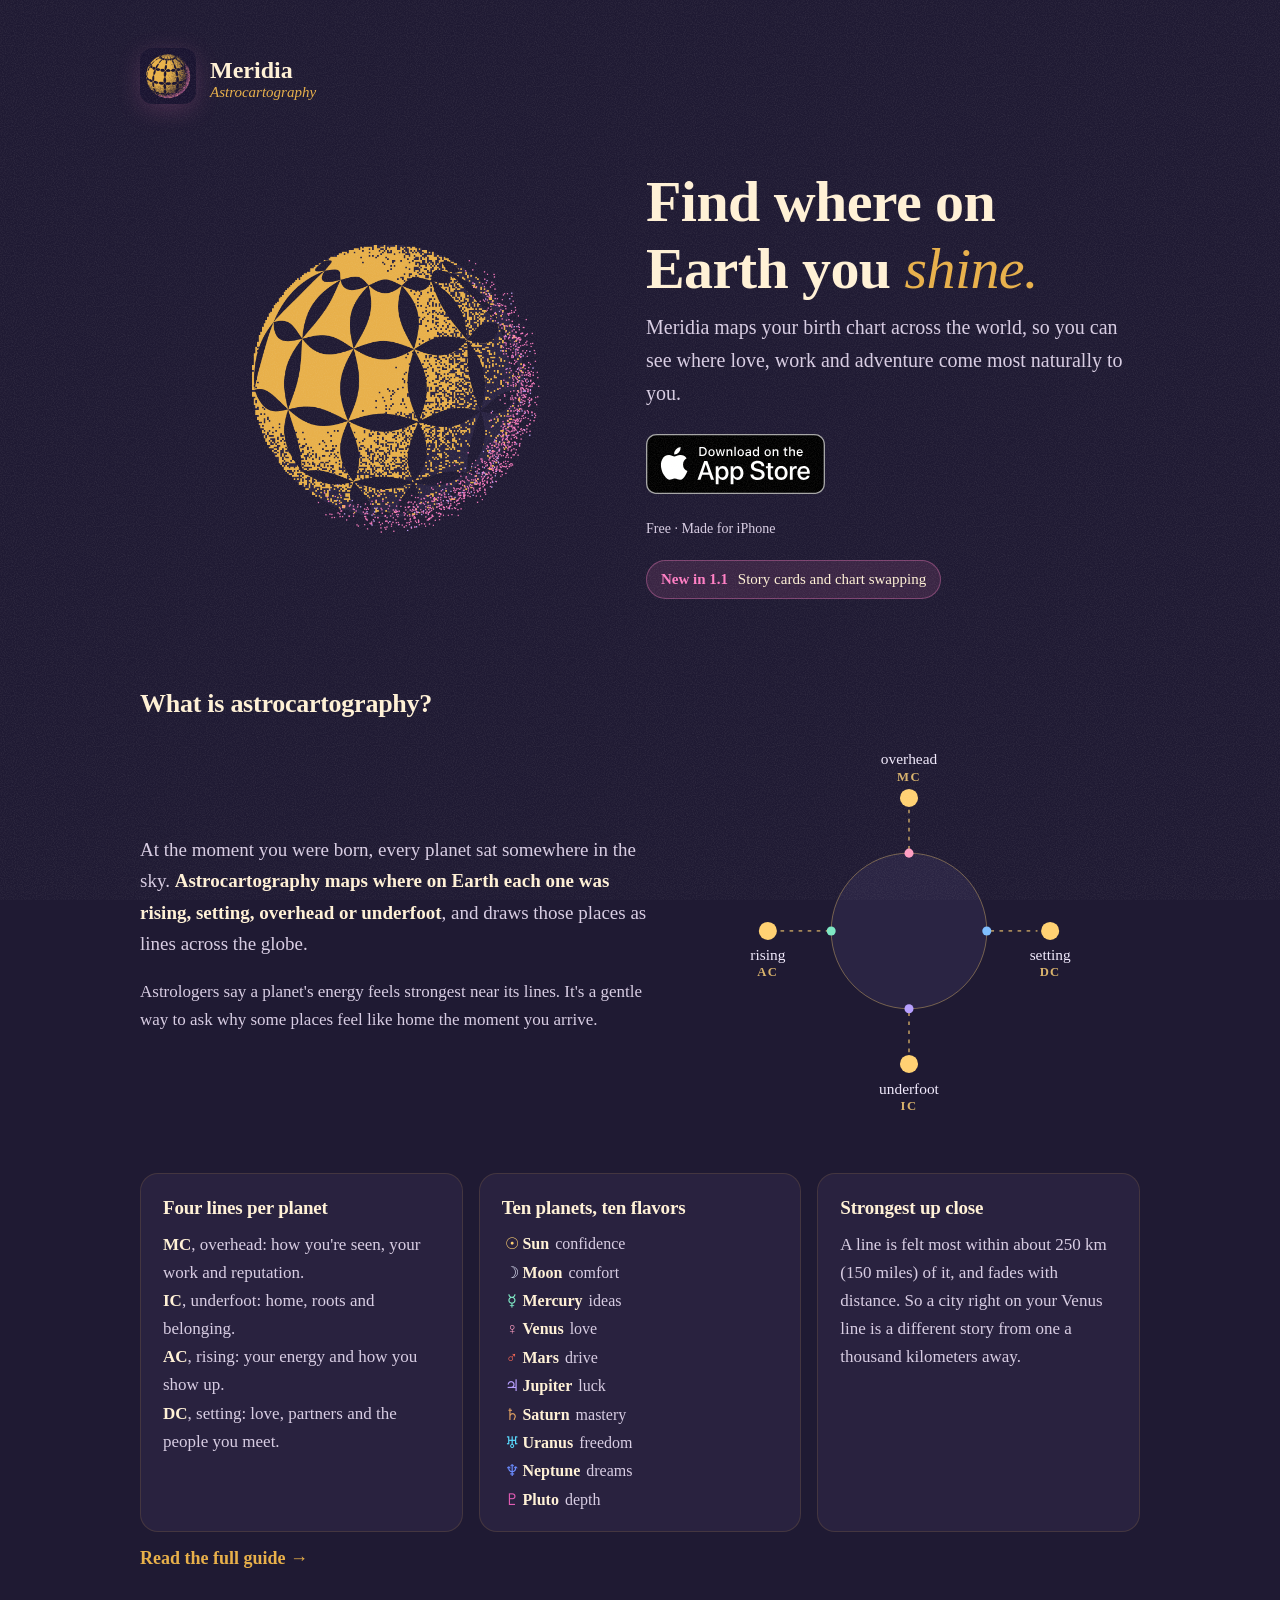
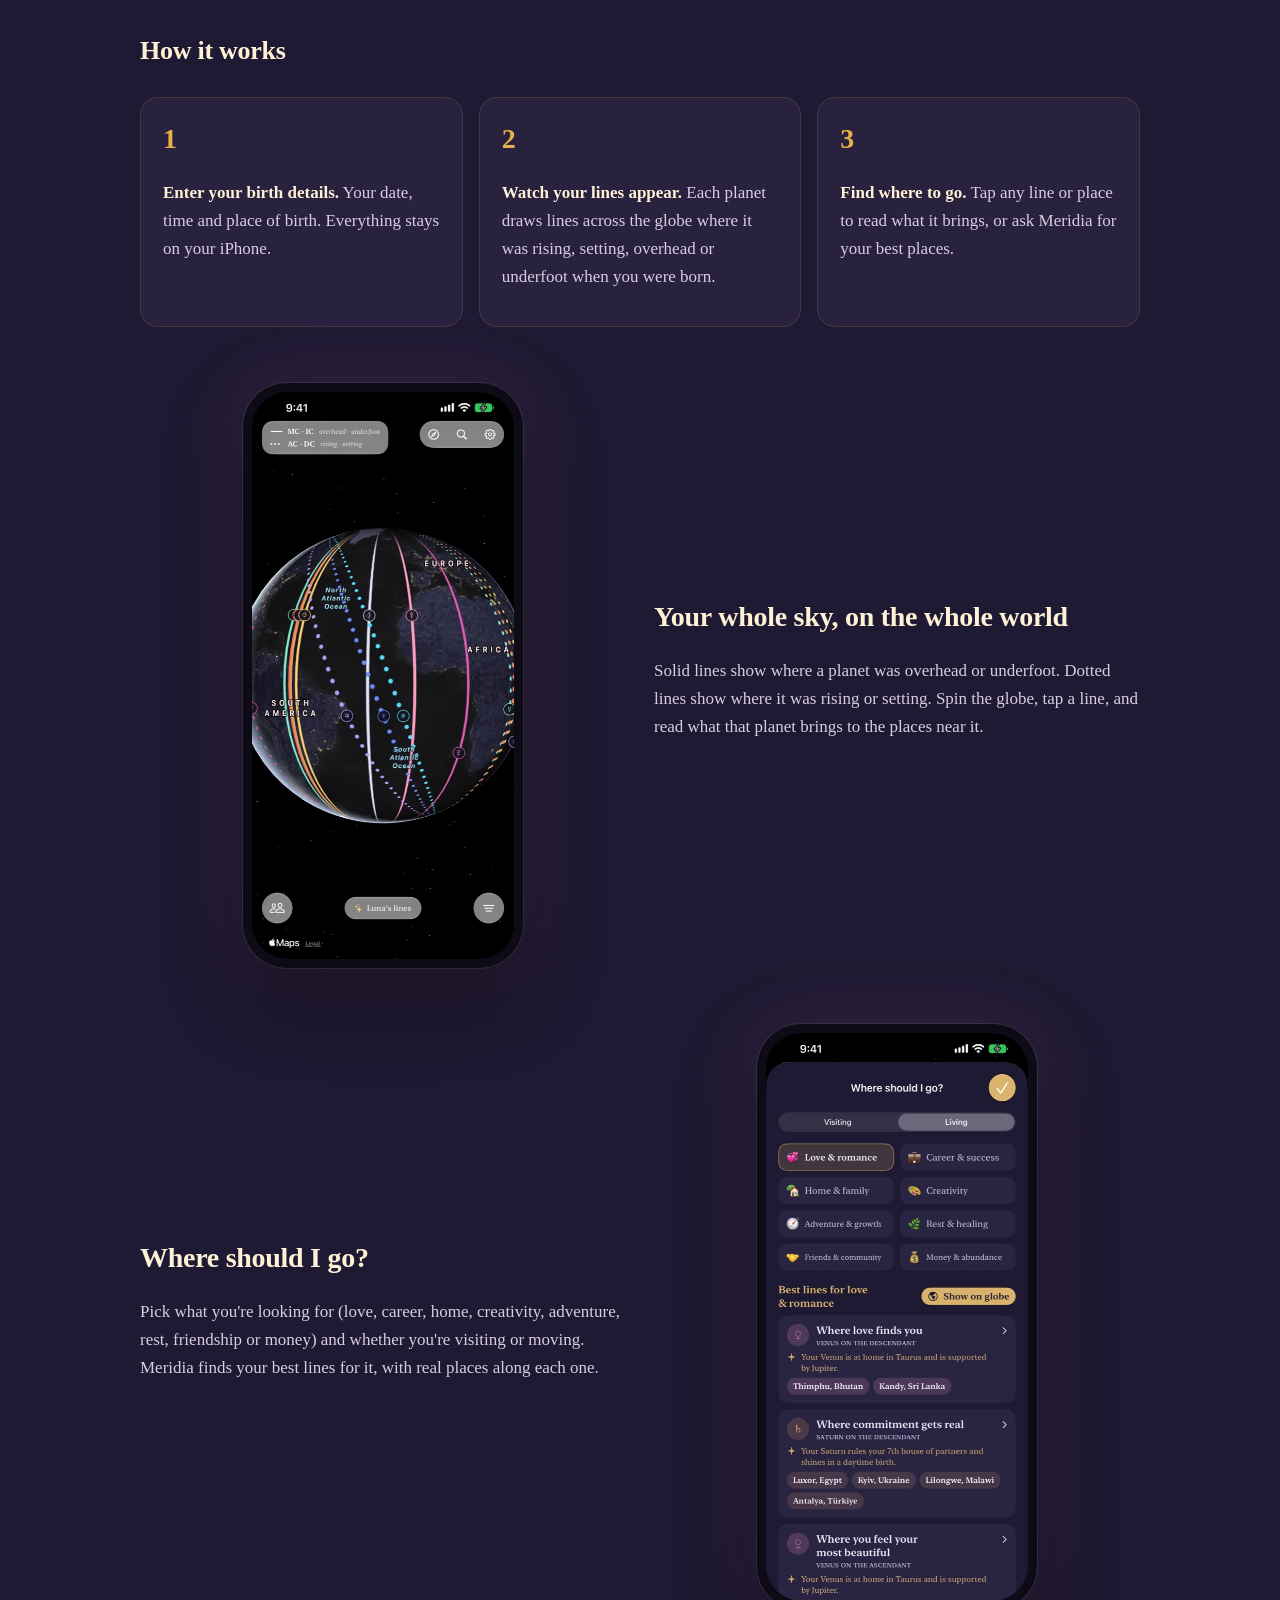
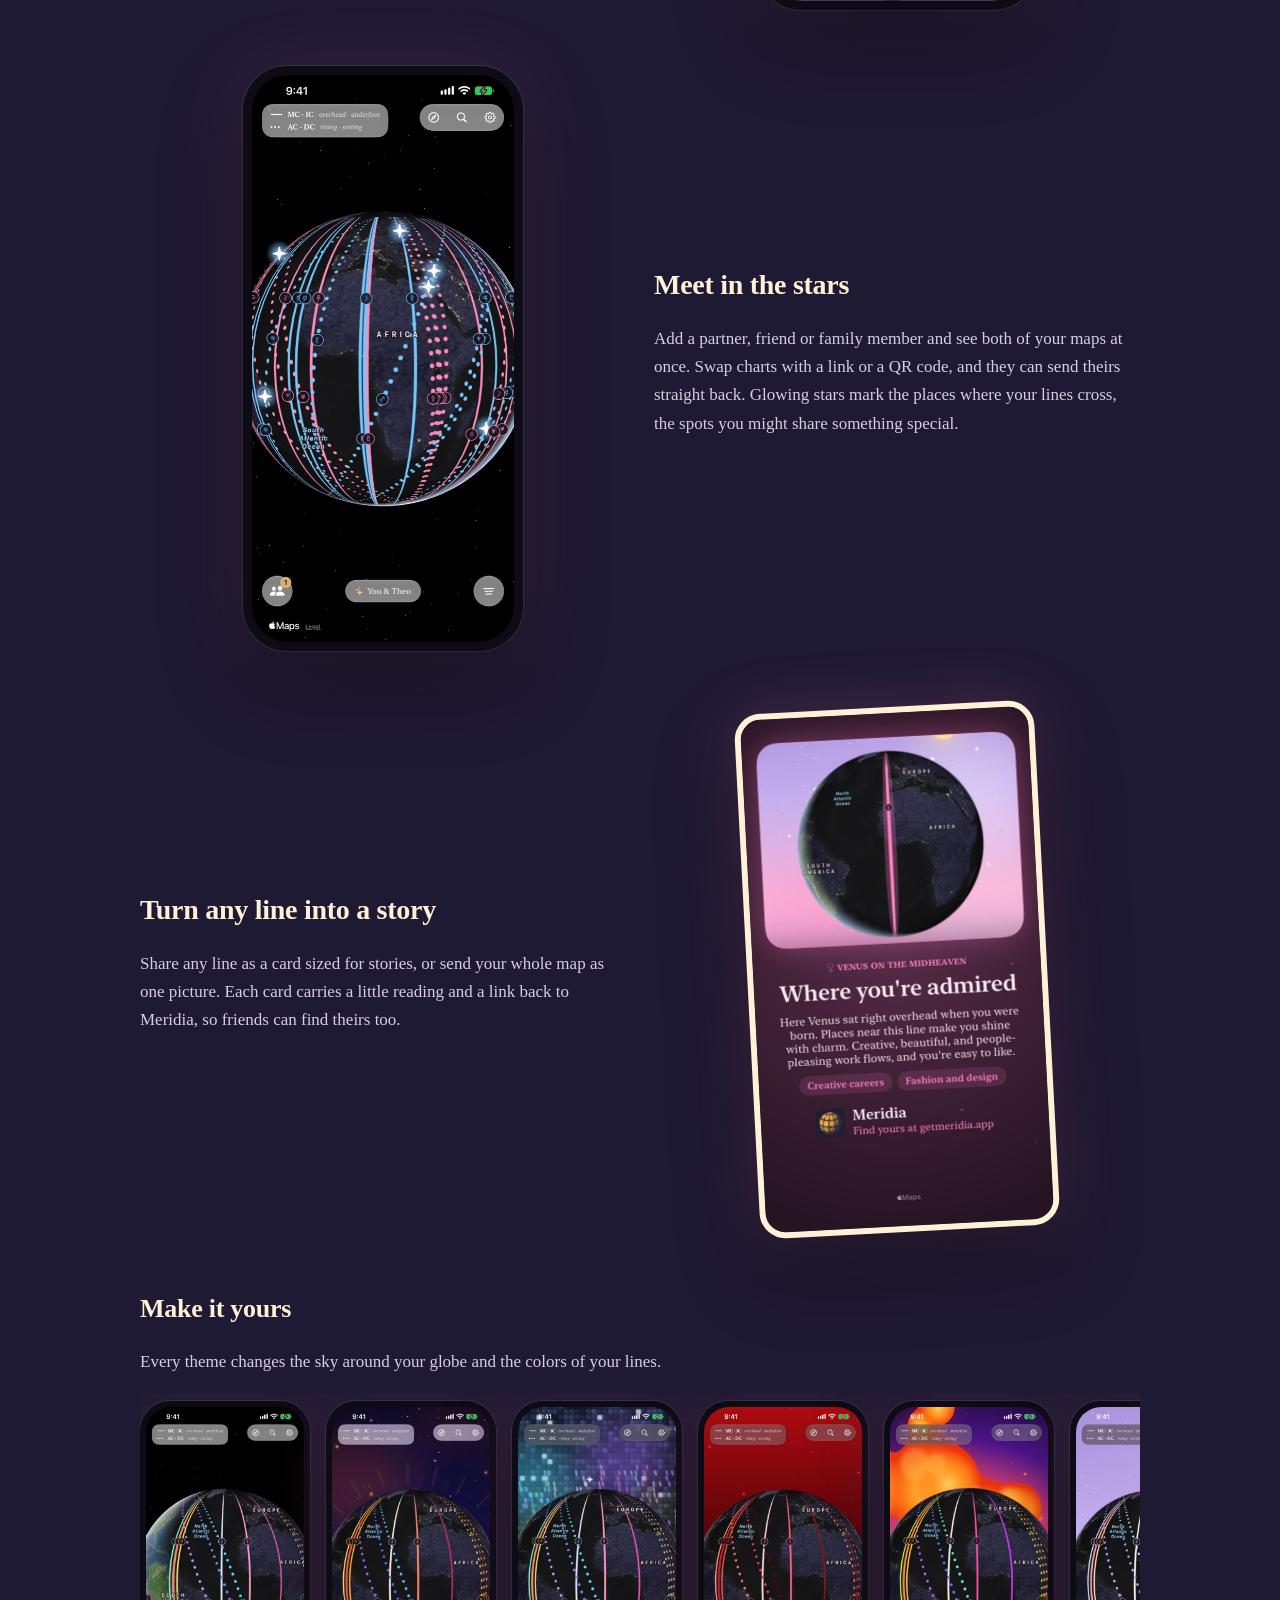
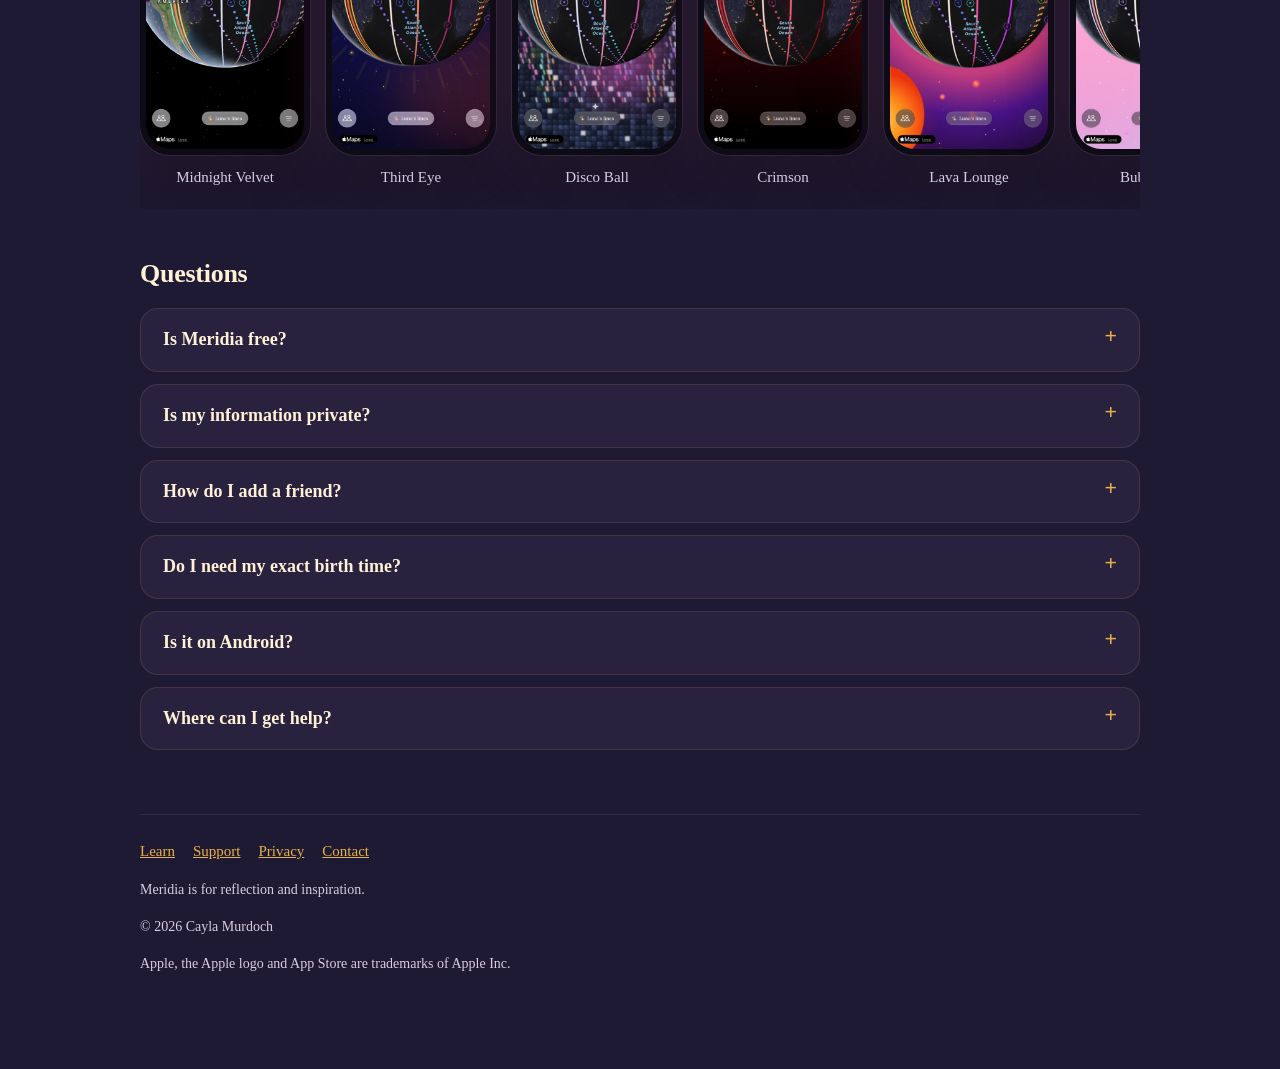
<file: index.html>
<!doctype html>
<html lang="en">
<head>
<meta charset="utf-8">
<meta name="viewport" content="width=device-width, initial-scale=1">
<title>Meridia: Astro Map</title>
<meta name="description" content="Meridia maps your birth chart across the world, so you can see where love, work and adventure come most naturally to you.">
<meta property="og:title" content="Meridia: Astro Map">
<meta property="og:description" content="Find where on Earth you shine.">
<meta property="og:type" content="website">
<meta property="og:url" content="https://getmeridia.app/">
<meta property="og:image" content="https://getmeridia.app/share.png">
<meta property="og:image:width" content="1200">
<meta property="og:image:height" content="630">
<meta property="og:image:alt" content="Meridia Astrocartography: a stippled gold globe crossed by pink and lilac lines on a navy sky.">
<meta name="twitter:card" content="summary_large_image">
<meta name="twitter:title" content="Meridia: Astro Map">
<meta name="twitter:description" content="Find where on Earth you shine.">
<meta name="twitter:image" content="https://getmeridia.app/share.png">
<meta name="apple-itunes-app" content="app-id=6824362339">
<link rel="icon" href="icon.png">
<link rel="apple-touch-icon" href="icon.png">
<link rel="stylesheet" href="style.css">
<style>
  main.home { max-width: 1040px; }
  .hero { display: grid; grid-template-columns: 1fr; gap: 12px; text-align: center; padding: 24px 0 40px; }
  .hero canvas { width: min(400px, 88vw); height: auto; aspect-ratio: 1; margin: 0 auto; display: block; }
  .hero h1 { font-size: clamp(36px, 7vw, 58px); margin: 8px 0 0; }
  .hero p.lede { font-size: 20px; max-width: 560px; margin: 8px auto 20px; }
  .button { display: inline-block; background: var(--gold); color: var(--bg); text-decoration: none; font-weight: 600;
            padding: 14px 26px; border-radius: 999px; font-size: 18px; }
  .button:hover { filter: brightness(1.08); }
  .badge { display: inline-block; margin: 4px 0; }
  .badge img { display: block; height: 60px; width: auto; }
  .note { font-size: 14px; margin-top: 10px; }
  .orb { position: relative; }
  .orb canvas { position: relative; }
  .new { display: inline-block; font-size: 15px; color: var(--text); margin: 6px 0 0; padding: 6px 14px; border-radius: 999px;
    background: rgba(255,126,196,0.12); border: 1px solid rgba(255,126,196,0.35); }
  .new b { color: var(--pink); font-weight: 600; margin-right: 6px; }
  .story { width: min(300px, 74vw); margin: 0 auto; transform: rotate(-3deg); }
  .story img { display: block; width: 100%; border-radius: 26px; border: 6px solid var(--text);
    box-shadow: 0 30px 80px rgba(0,0,0,0.45), 0 0 60px rgba(255,126,196,0.22); }
  .steps { display: grid; grid-template-columns: repeat(auto-fit, minmax(220px, 1fr)); gap: 16px; margin: 24px 0 56px; }
  .steps .card { margin: 0; }
  .steps b { display: block; color: var(--gold); font-size: 28px; margin-bottom: 4px; }
  .feature { display: grid; grid-template-columns: 1fr; gap: 28px; align-items: center; margin: 56px 0; }
  @media (min-width: 760px) {
    .hero { grid-template-columns: 1fr 1fr; text-align: left; align-items: center; }
    .hero p.lede { margin-left: 0; }
    .feature { grid-template-columns: 1fr 1fr; }
    .feature.flip .phone, .feature.flip .story { order: 2; }
  }
  .phone { width: min(280px, 72vw); margin: 0 auto; border-radius: 44px; padding: 9px; background: #0d0b16;
           box-shadow: 0 0 0 1px rgba(255,255,255,0.08), 0 30px 80px rgba(0,0,0,0.45), 0 0 70px rgba(255,126,196,0.14); }
  .phone img { display: block; width: 100%; border-radius: 36px; }
  .feature h2 { margin-top: 0; font-size: 28px; }
  .themes { display: flex; gap: 16px; overflow-x: auto; padding: 8px 4px 20px; scroll-snap-type: x mandatory; }
  .themes figure { flex: 0 0 auto; margin: 0; scroll-snap-align: start; text-align: center; }
  .themes .phone { width: 170px; border-radius: 30px; padding: 6px; }
  .themes .phone img { border-radius: 25px; }
  .themes figcaption { color: var(--muted); font-size: 15px; margin-top: 10px; }
  .explainer { display: grid; grid-template-columns: 1fr; gap: 28px; align-items: center; margin: 24px 0 56px; }
  @media (min-width: 760px) { .explainer { grid-template-columns: 1.1fr 1fr; } }
  .explainer svg { width: 100%; max-width: 380px; margin: 0 auto; display: block; }
  .lede-small { font-size: 19px; }
  .learn-cards { display: grid; grid-template-columns: repeat(auto-fit, minmax(250px, 1fr)); gap: 16px; margin: 8px 0 12px; }
  .learn-cards .card { margin: 0; }
  .learn-cards h3 { margin: 0 0 8px; font-size: 19px; color: var(--text); }
  .learn-cards p { margin: 0; }
  .planets { list-style: none; padding: 0; margin: 0; display: grid; gap: 2px; color: var(--muted); font-size: 16px; }
  .planets b { color: var(--text); font-weight: 600; margin-right: 6px; }
  .planets span { display: inline-block; width: 1.3em; text-align: center; }
  .more { margin: 0 0 56px; font-size: 18px; }
  .more a { text-decoration: none; font-weight: 600; }
  .faq details { background: var(--raised); border: 1px solid rgba(232,176,74,0.14); border-radius: 18px; padding: 16px 22px; margin: 12px 0; }
  .faq summary { cursor: pointer; color: var(--text); font-weight: 600; font-size: 18px; list-style: none; }
  .faq summary::-webkit-details-marker { display: none; }
  .faq summary::after { content: "+"; float: right; color: var(--gold); font-size: 22px; line-height: 1; }
  .faq details[open] summary::after { content: "−"; }
  .faq details p { margin: 10px 0 0; }
  footer { border-top: 1px solid rgba(255,255,255,0.08); margin-top: 64px; padding-top: 24px; font-size: 15px; color: var(--muted); }
  footer a { margin-right: 18px; }
</style>
</head>
<body>
<main class="home">
<header><a href="/"><img src="icon.png" alt=""></a><a href="/">Meridia<em>Astrocartography</em></a></header>

<section class="hero">
  <div class="orb">
  <canvas id="globe" width="720" height="720" role="img" aria-label="A slowly turning gold globe with a pink glow on its shadow side"></canvas>
  </div>
  <div>
    <h1>Find where on Earth you <em>shine.</em></h1>
    <p class="lede">Meridia maps your birth chart across the world, so you can see where love, work and adventure come most naturally to you.</p>
    <a class="badge" href="https://apps.apple.com/us/app/meridia-astro-map/id6824362339?pt=128672122&amp;ct=website&amp;mt=8"><img src="app-store-badge.svg" alt="Download on the App Store" width="180" height="60"></a>
    <p class="note">Free · Made for iPhone</p>
    <p class="new"><b>New in 1.1</b> Story cards and chart swapping</p>
  </div>
</section>

<h2>What is astrocartography?</h2>
<section class="explainer">
  <div>
    <p class="lede-small">At the moment you were born, every planet sat somewhere in the sky. <strong>Astrocartography maps where on Earth each one was rising, setting, overhead or underfoot</strong>, and draws those places as lines across the globe.</p>
    <p>Astrologers say a planet's energy feels strongest near its lines. It's a gentle way to ask why some places feel like home the moment you arrive.</p>
  </div>
  <svg viewBox="0 0 420 406" role="img" aria-labelledby="dtitle">
    <title id="dtitle">Diagram of the four angles: the Midheaven (MC) overhead at the top, the Ascendant (AC) rising on the left, the Descendant (DC) setting on the right, and the Imum Coeli (IC) underfoot at the bottom</title>
    <circle cx="210" cy="200" r="86" fill="#2a2443" stroke="#d9b36c" stroke-opacity="0.5"/>
    <g fill="#ffd173"><circle cx="210" cy="53" r="10"/><circle cx="210" cy="347" r="10"/><circle cx="54" cy="200" r="10"/><circle cx="366" cy="200" r="10"/></g>
    <g stroke="#ffd173" stroke-width="2" stroke-dasharray="4 6" opacity="0.6">
      <line x1="210" y1="66" x2="210" y2="110"/><line x1="210" y1="290" x2="210" y2="334"/>
      <line x1="68" y1="200" x2="120" y2="200"/><line x1="300" y1="200" x2="352" y2="200"/>
    </g>
    <circle cx="210" cy="114" r="5" fill="#ff9ec2"/><circle cx="210" cy="286" r="5" fill="#b8a0ff"/>
    <circle cx="124" cy="200" r="5" fill="#7fe8c4"/><circle cx="296" cy="200" r="5" fill="#80bfff"/>
    <g font-family="Iowan Old Style, Georgia, serif" text-anchor="middle">
      <g fill="#f1eafc" font-size="17">
        <text x="210" y="16">overhead</text><text x="210" y="380">underfoot</text>
        <text x="54" y="232">rising</text><text x="366" y="232">setting</text>
      </g>
      <g fill="#d9b36c" font-size="14" font-weight="700" letter-spacing="1.5">
        <text x="210" y="34">MC</text><text x="210" y="398">IC</text>
        <text x="54" y="250">AC</text><text x="366" y="250">DC</text>
      </g>
    </g>
  </svg>
</section>

<div class="learn-cards">
  <div class="card">
    <h3>Four lines per planet</h3>
    <p><strong>MC</strong>, overhead: how you're seen, your work and reputation.<br>
       <strong>IC</strong>, underfoot: home, roots and belonging.<br>
       <strong>AC</strong>, rising: your energy and how you show up.<br>
       <strong>DC</strong>, setting: love, partners and the people you meet.</p>
  </div>
  <div class="card">
    <h3>Ten planets, ten flavors</h3>
    <ul class="planets">
      <li><span style="color:#ffd173">☉&#xFE0E;</span><b>Sun</b>confidence</li>
      <li><span style="color:#e3e6fa">☽&#xFE0E;</span><b>Moon</b>comfort</li>
      <li><span style="color:#80ebc7">☿&#xFE0E;</span><b>Mercury</b>ideas</li>
      <li><span style="color:#ff9ec2">♀&#xFE0E;</span><b>Venus</b>love</li>
      <li><span style="color:#ff6b57">♂&#xFE0E;</span><b>Mars</b>drive</li>
      <li><span style="color:#b8a0ff">♃&#xFE0E;</span><b>Jupiter</b>luck</li>
      <li><span style="color:#dc9e61">♄&#xFE0E;</span><b>Saturn</b>mastery</li>
      <li><span style="color:#59dbff">♅&#xFE0E;</span><b>Uranus</b>freedom</li>
      <li><span style="color:#6b8cff">♆&#xFE0E;</span><b>Neptune</b>dreams</li>
      <li><span style="color:#e05cb3">♇&#xFE0E;</span><b>Pluto</b>depth</li>
    </ul>
  </div>
  <div class="card">
    <h3>Strongest up close</h3>
    <p>A line is felt most within about 250 km (150 miles) of it, and fades with distance. So a city right on your Venus line is a different story from one a thousand kilometers away.</p>
  </div>
</div>
<p class="more"><a href="/learn">Read the full guide →</a></p>

<h2>How it works</h2>
<div class="steps">
  <div class="card"><b>1</b><p><strong>Enter your birth details.</strong> Your date, time and place of birth. Everything stays on your iPhone.</p></div>
  <div class="card"><b>2</b><p><strong>Watch your lines appear.</strong> Each planet draws lines across the globe where it was rising, setting, overhead or underfoot when you were born.</p></div>
  <div class="card"><b>3</b><p><strong>Find where to go.</strong> Tap any line or place to read what it brings, or ask Meridia for your best places.</p></div>
</div>

<section class="feature">
  <div class="phone"><img src="shots/globe.jpg" alt="A globe in Meridia covered with colorful planet lines" loading="lazy"></div>
  <div>
    <h2>Your whole sky, on the whole world</h2>
    <p>Solid lines show where a planet was overhead or underfoot. Dotted lines show where it was rising or setting. Spin the globe, tap a line, and read what that planet brings to the places near it.</p>
  </div>
</section>

<section class="feature flip">
  <div class="phone"><img src="shots/where.jpg" alt="The Where should I go screen with goals like love, career and home" loading="lazy"></div>
  <div>
    <h2>Where should I go?</h2>
    <p>Pick what you're looking for (love, career, home, creativity, adventure, rest, friendship or money) and whether you're visiting or moving. Meridia finds your best lines for it, with real places along each one.</p>
  </div>
</section>

<section class="feature">
  <div class="phone"><img src="shots/together.jpg" alt="Two people's lines on the globe with glowing stars where they cross" loading="lazy"></div>
  <div>
    <h2>Meet in the stars</h2>
    <p>Add a partner, friend or family member and see both of your maps at once. Swap charts with a link or a QR code, and they can send theirs straight back. Glowing stars mark the places where your lines cross, the spots you might share something special.</p>
  </div>
</section>

<section class="feature flip">
  <div class="story"><img src="shots/story.jpg" alt="A Meridia story card for Venus on the Midheaven, titled Where you're admired, with a globe and a short reading" loading="lazy"></div>
  <div>
    <h2>Turn any line into a story</h2>
    <p>Share any line as a card sized for stories, or send your whole map as one picture. Each card carries a little reading and a link back to Meridia, so friends can find theirs too.</p>
  </div>
</section>

<h2>Make it yours</h2>
<p>Every theme changes the sky around your globe and the colors of your lines.</p>
<div class="themes">
  <figure><div class="phone"><img src="shots/theme-midnightVelvet.jpg" alt="Midnight Velvet theme" loading="lazy"></div><figcaption>Midnight Velvet</figcaption></figure>
  <figure><div class="phone"><img src="shots/theme-thirdEye.jpg" alt="Third Eye theme" loading="lazy"></div><figcaption>Third Eye</figcaption></figure>
  <figure><div class="phone"><img src="shots/theme-discoBall.jpg" alt="Disco Ball theme" loading="lazy"></div><figcaption>Disco Ball</figcaption></figure>
  <figure><div class="phone"><img src="shots/theme-crimson.jpg" alt="Crimson theme" loading="lazy"></div><figcaption>Crimson</figcaption></figure>
  <figure><div class="phone"><img src="shots/theme-lavaLounge.jpg" alt="Lava Lounge theme" loading="lazy"></div><figcaption>Lava Lounge</figcaption></figure>
  <figure><div class="phone"><img src="shots/theme-bloodmoonBubblegum.jpg" alt="Bubblegum theme" loading="lazy"></div><figcaption>Bubblegum</figcaption></figure>
  <figure><div class="phone"><img src="shots/theme-hotbox.jpg" alt="Hotbox theme" loading="lazy"></div><figcaption>Hotbox</figcaption></figure>
  <figure><div class="phone"><img src="shots/theme-aura.jpg" alt="Aura theme" loading="lazy"></div><figcaption>Aura</figcaption></figure>
  <figure><div class="phone"><img src="shots/theme-flashSheet.jpg" alt="Flash Sheet theme" loading="lazy"></div><figcaption>Flash Sheet</figcaption></figure>
  <figure><div class="phone"><img src="shots/theme-veiled.jpg" alt="Veiled theme" loading="lazy"></div><figcaption>Veiled</figcaption></figure>
</div>

<h2>Questions</h2>
<section class="faq">
  <details><summary>Is Meridia free?</summary><p>Yes! <a href="https://apps.apple.com/us/app/meridia-astro-map/id6824362339?pt=128672122&amp;ct=website&amp;mt=8">Download Meridia</a> free on the App Store.</p></details>
  <details><summary>Is my information private?</summary><p>Yes! Your birth details and your people stay on your iPhone. There are no accounts, no ads and no tracking. <a href="/privacy">Read the privacy policy</a>.</p></details>
  <details><summary>How do I add a friend?</summary><p>Tap the people button and share your chart with a QR code or a link. When your friend opens it, you're added to their people, and Meridia offers to send theirs straight back. Comparing works best with exact birth times for both of you.</p></details>
  <details><summary>Do I need my exact birth time?</summary><p>It helps a lot, since four minutes moves a line about 100 km. If you only know roughly when you were born, Meridia shows soft bands covering everywhere your lines could be. Comparing with friends needs exact times for both of you.</p></details>
  <details><summary>Is it on Android?</summary><p>Not yet. Meridia is made for iPhone.</p></details>
  <details><summary>Where can I get help?</summary><p>Visit <a href="/support">Support</a> or email <a href="mailto:meridia.support@gmail.com">meridia.support@gmail.com</a>.</p></details>
</section>

<footer>
  <a href="/learn">Learn</a><a href="/support">Support</a><a href="/privacy">Privacy</a><a href="mailto:meridia.support@gmail.com">Contact</a>
  <p class="small">Meridia is for reflection and inspiration.</p>
  <p class="small">© 2026 Cayla Murdoch</p>
  <p class="small">Apple, the Apple logo and App Store are trademarks of Apple Inc.</p>
</footer>
</main>

<script>
// A slowly turning stippled gold globe with the app icon's petal lattice and a pink print
// edge on its shadow side, like the App Store header. Still when Reduce Motion is on.
(function () {
  const canvas = document.getElementById('globe');
  const ctx = canvas.getContext('2d');
  const W = canvas.width, R = W * 0.34, C = W / 2;
  const calm = window.matchMedia('(prefers-reduced-motion: reduce)').matches;
  const tilt = 0.32, velvet = '#1f1a33';
  const lightAt = (x, y, z) => Math.max(0, -0.55 * x - 0.35 * y + 0.76 * z);
  // The grainy gold ball, printed once (light from the upper left).
  const ball = document.createElement('canvas');
  ball.width = ball.height = W;
  (function () {
    const b = ball.getContext('2d'), img = b.createImageData(W, W), d = img.data, cell = 3;
    for (let py = 0; py < W; py += cell) for (let px = 0; px < W; px += cell) {
      const x = (px - C) / R, y = (py - C) / R, r2 = x * x + y * y;
      if (r2 >= 1) continue;
      const gold = Math.random() < 0.1 + 0.9 * Math.min(1, lightAt(x, y, Math.sqrt(1 - r2)) * 1.3);
      const [cr, cg, cb] = gold ? [232, 176, 74] : [42, 36, 67];
      for (let oy = 0; oy < cell; oy++) for (let ox = 0; ox < cell; ox++) {
        const i = ((py + oy) * W + px + ox) * 4;
        d[i] = cr; d[i + 1] = cg; d[i + 2] = cb; d[i + 3] = 255;
      }
    }
    b.putImageData(img, 0, 0);
  })();
  // Pink print edge: stipple gathered on the shadow rim, spilling just past it.
  const glow = document.createElement('canvas');
  glow.width = glow.height = W;
  (function () {
    const g = glow.getContext('2d');
    for (let i = 0; i < 9000; i++) {
      const ang = Math.random() * Math.PI * 2, r = 0.78 + Math.random() * 0.34;
      const x = Math.cos(ang) * r, y = Math.sin(ang) * r;
      const ux = Math.cos(ang), uy = Math.sin(ang);
      const shade = Math.max(0, 0.55 * ux + 0.35 * uy);          // facing away from the light
      const rim = Math.exp(-Math.pow((r - 1) / 0.09, 2));
      if (Math.random() > shade * rim * 1.4) continue;
      g.fillStyle = Math.random() < 0.9 ? "rgba(255,126,196,0.9)" : "rgba(201,167,255,0.9)";
      g.fillRect(C + x * R, C + y * R, 2.4, 2.4);
    }
  })();
  function project(lat, lon, spin) {
    const x = Math.cos(lat) * Math.sin(lon + spin), z0 = Math.cos(lat) * Math.cos(lon + spin), y0 = Math.sin(lat);
    const y = y0 * Math.cos(tilt) - z0 * Math.sin(tilt), z = y0 * Math.sin(tilt) + z0 * Math.cos(tilt);
    return [C + x * R, C - y * R, z];
  }
  // Petal lattice like the icon: dark lenses along meridians and parallels.
  const deg = Math.PI / 180, parallels = [-62, -31, 0, 31, 62].map(v => v * deg);
  const meridians = Array.from({ length: 12 }, (_, i) => i * 30 * deg);
  const petals = [];
  for (const lon of meridians) for (let k = 0; k < parallels.length - 1; k++)
    petals.push({ along: 'lat', at: lon, from: parallels[k], to: parallels[k + 1] });
  for (const lat of parallels) for (const lon of meridians)
    petals.push({ along: 'lon', at: lat, from: lon, to: lon + 30 * deg });
  function petalPath(p, spin) {
    const n = 14, a = [], b = [];
    for (let i = 0; i <= n; i++) {
      const t = i / n, v = p.from + (p.to - p.from) * t, w = 0.12 * Math.sin(Math.PI * t) * Math.abs(p.to - p.from) / 0.54;
      let p1, p2;
      if (p.along === 'lat') { const dl = w / Math.max(0.3, Math.cos(v)) * 0.6; p1 = project(v, p.at - dl, spin); p2 = project(v, p.at + dl, spin); }
      else { const dl = w * 0.6; p1 = project(p.at - dl, v, spin); p2 = project(p.at + dl, v, spin); }
      if (p1[2] < 0.03 || p2[2] < 0.03) return null;
      a.push(p1); b.push(p2);
    }
    const path = new Path2D();
    path.moveTo(a[0][0], a[0][1]);
    for (const q of a) path.lineTo(q[0], q[1]);
    for (const q of b.reverse()) path.lineTo(q[0], q[1]);
    path.closePath();
    return path;
  }
  function draw(t) {
    const spin = calm ? 0.4 : t / 12000;
    ctx.clearRect(0, 0, W, W);
    ctx.drawImage(ball, 0, 0);
    ctx.fillStyle = velvet;
    for (const p of petals) { const path = petalPath(p, spin); if (path) ctx.fill(path); }
    ctx.drawImage(glow, 0, 0);
    if (!calm) requestAnimationFrame(draw);
  }
  requestAnimationFrame(draw);
})();
</script>
</body>
</html>
</file>
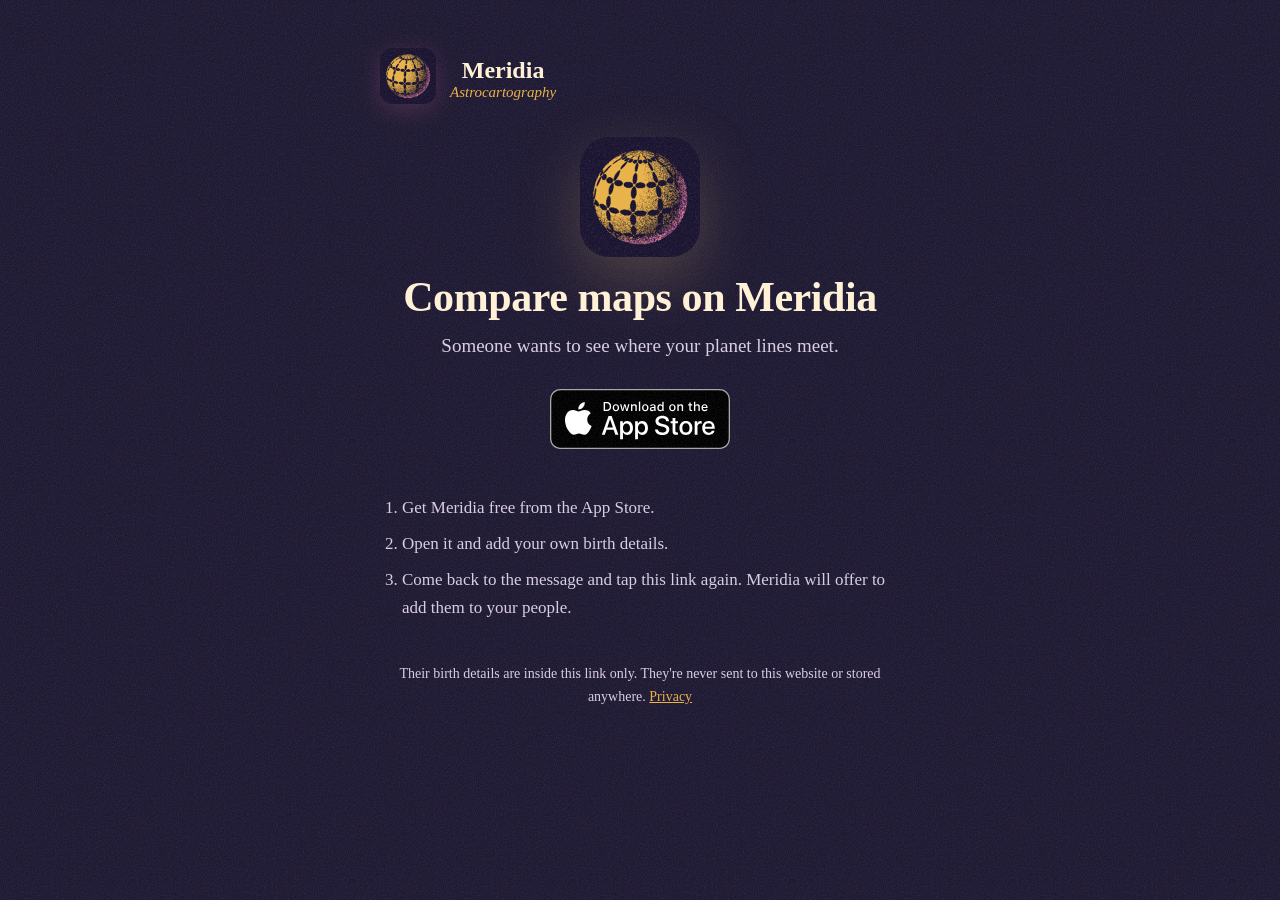
<file: add.html>
<!doctype html>
<html lang="en">
<head>
<meta charset="utf-8">
<meta name="viewport" content="width=device-width, initial-scale=1">
<title>Compare maps on Meridia</title>
<meta name="robots" content="noindex">
<meta name="apple-itunes-app" content="app-id=6824362339">
<link rel="icon" href="/icon.png">
<link rel="apple-touch-icon" href="/icon.png">
<meta property="og:site_name" content="Meridia">
<meta property="og:type" content="website">
<meta property="og:title" content="Compare maps with me on Meridia">
<meta property="og:description" content="See where our planet lines meet on a 3D globe.">
<meta property="og:image" content="https://getmeridia.app/share.png">
<meta property="og:image:width" content="1200">
<meta property="og:image:height" content="630">
<meta name="twitter:card" content="summary_large_image">
<meta name="twitter:image" content="https://getmeridia.app/share.png">
<link rel="stylesheet" href="/style.css">
<style>
  main { text-align: center; max-width: 560px; }
  .orb { width: 120px; height: 120px; border-radius: 30px; margin: 24px auto 8px; display: block; box-shadow: 0 20px 60px rgba(217,179,108,0.25); }
  h1 { font-size: clamp(30px, 7vw, 42px); margin: 16px 0 8px; }
  .lede { font-size: 19px; margin: 0 auto 28px; }
  .badge img { height: 60px; width: auto; display: inline-block; }
  ol { text-align: left; display: inline-block; margin: 28px auto 0; padding-left: 22px; font-size: 17px; }
  ol li { margin: 8px 0; }
  .small { margin-top: 32px; }
</style>
</head>
<body>
<main>
<header><a href="/"><img src="/icon.png" alt=""></a><a href="/">Meridia<em>Astrocartography</em></a></header>
<img class="orb" src="/icon.png" alt="">
<h1 id="title">Compare maps on Meridia</h1>
<p class="lede" id="lede">Someone wants to see where your planet lines meet.</p>
<a class="badge" href="https://apps.apple.com/us/app/meridia-astro-map/id6824362339?pt=128672122&amp;ct=friend_link&amp;mt=8"><img src="/app-store-badge.svg" alt="Download on the App Store" width="180" height="60"></a>
<ol>
  <li>Get Meridia free from the App Store.</li>
  <li>Open it and add your own birth details.</li>
  <li>Come back to the message and tap this link again. Meridia will offer to add <span id="who">them</span> to your people.</li>
</ol>
<p class="small">Their birth details are inside this link only. They're never sent to this website or stored anywhere. <a href="/privacy">Privacy</a></p>
</main>
<script>
// Read just the name from the link, here in the browser, to say who sent it.
(function () {
  try {
    var code = location.hash.slice(1).replace(/-/g, '+').replace(/_/g, '/');
    if (!code) return;
    while (code.length % 4) code += '=';
    var bytes = Uint8Array.from(atob(code), function (c) { return c.charCodeAt(0); });
    var data = JSON.parse(new TextDecoder().decode(bytes));
    var name = String(data.name || '').trim().slice(0, 60);
    if (!name) return;
    var first = name.split(/\s+/)[0];
    document.getElementById('title').textContent = first + ' wants to compare maps with you';
    document.getElementById('lede').textContent = 'See where your planet lines meet on a living 3D globe.';
    document.getElementById('who').textContent = first;
    document.title = first + ' wants to compare maps on Meridia';
  } catch (e) { /* An unreadable link keeps the general wording. */ }
})();
</script>
</body>
</html>
</file>
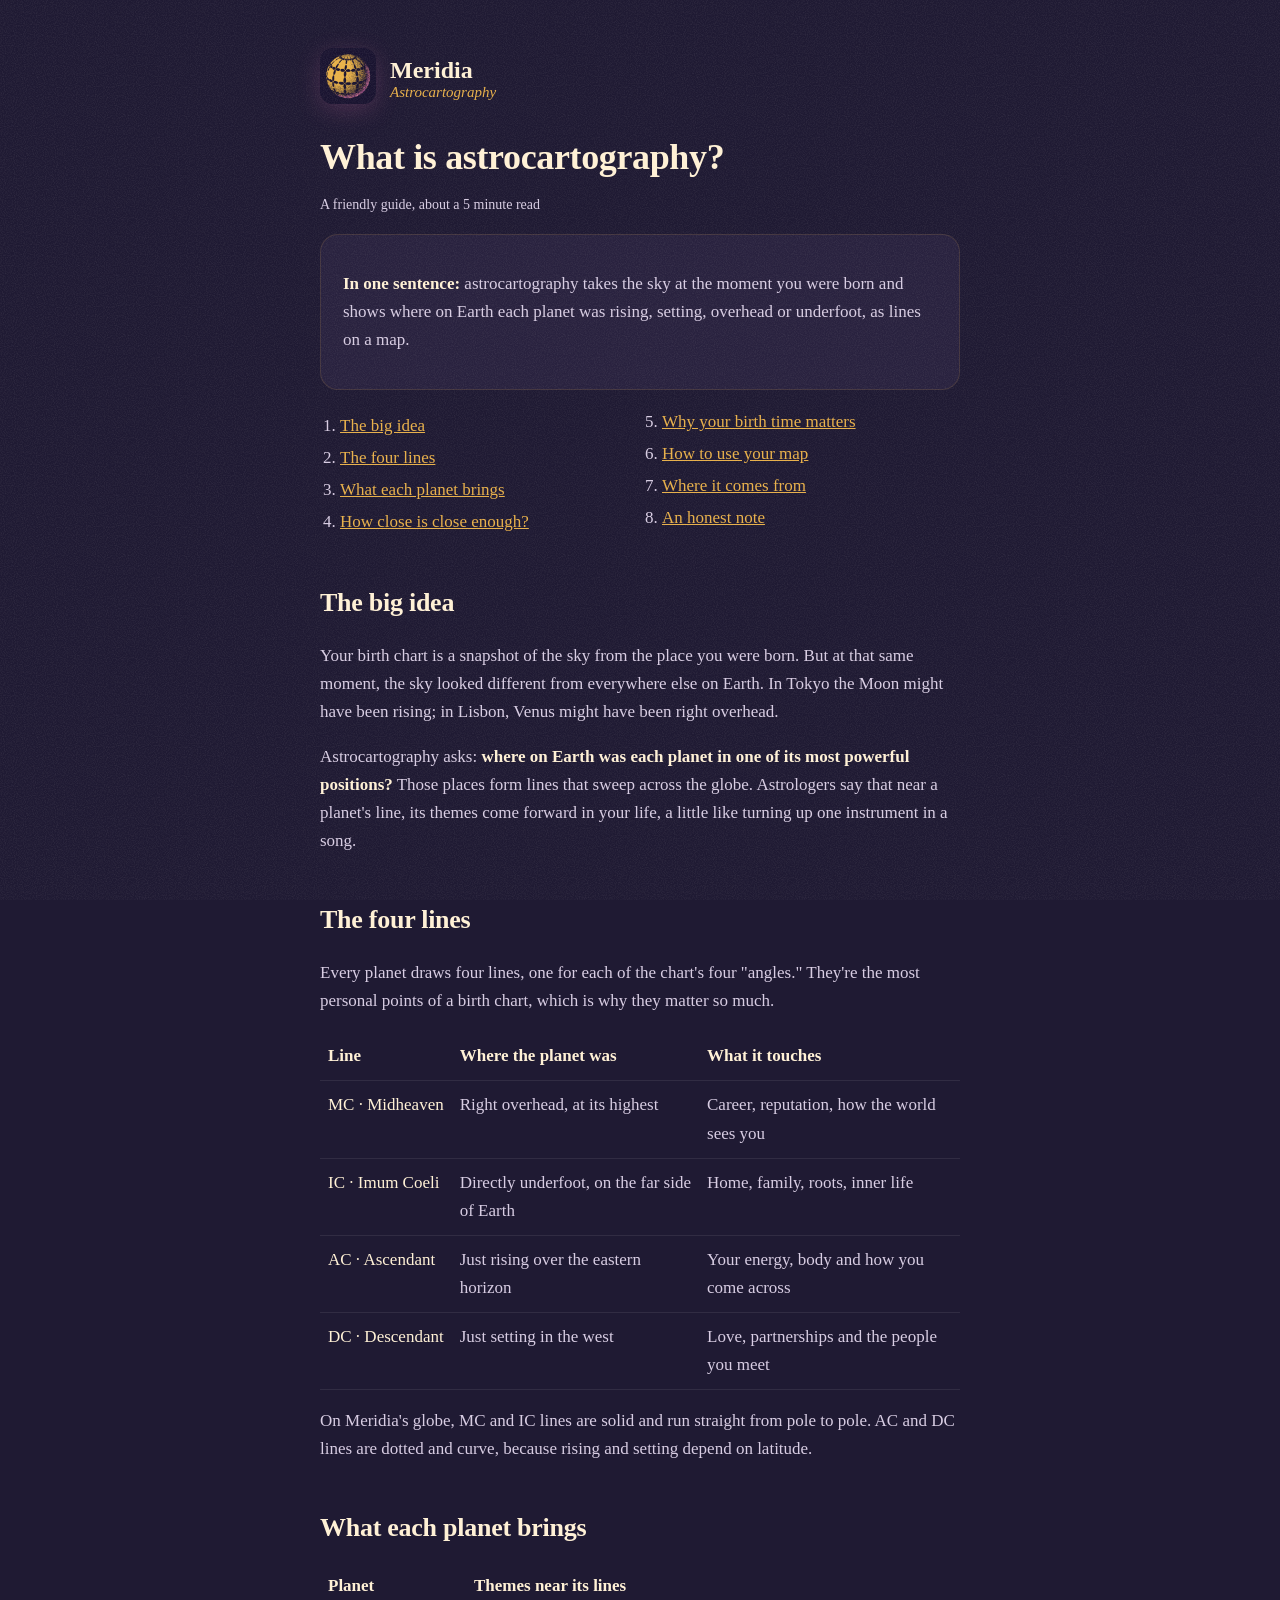
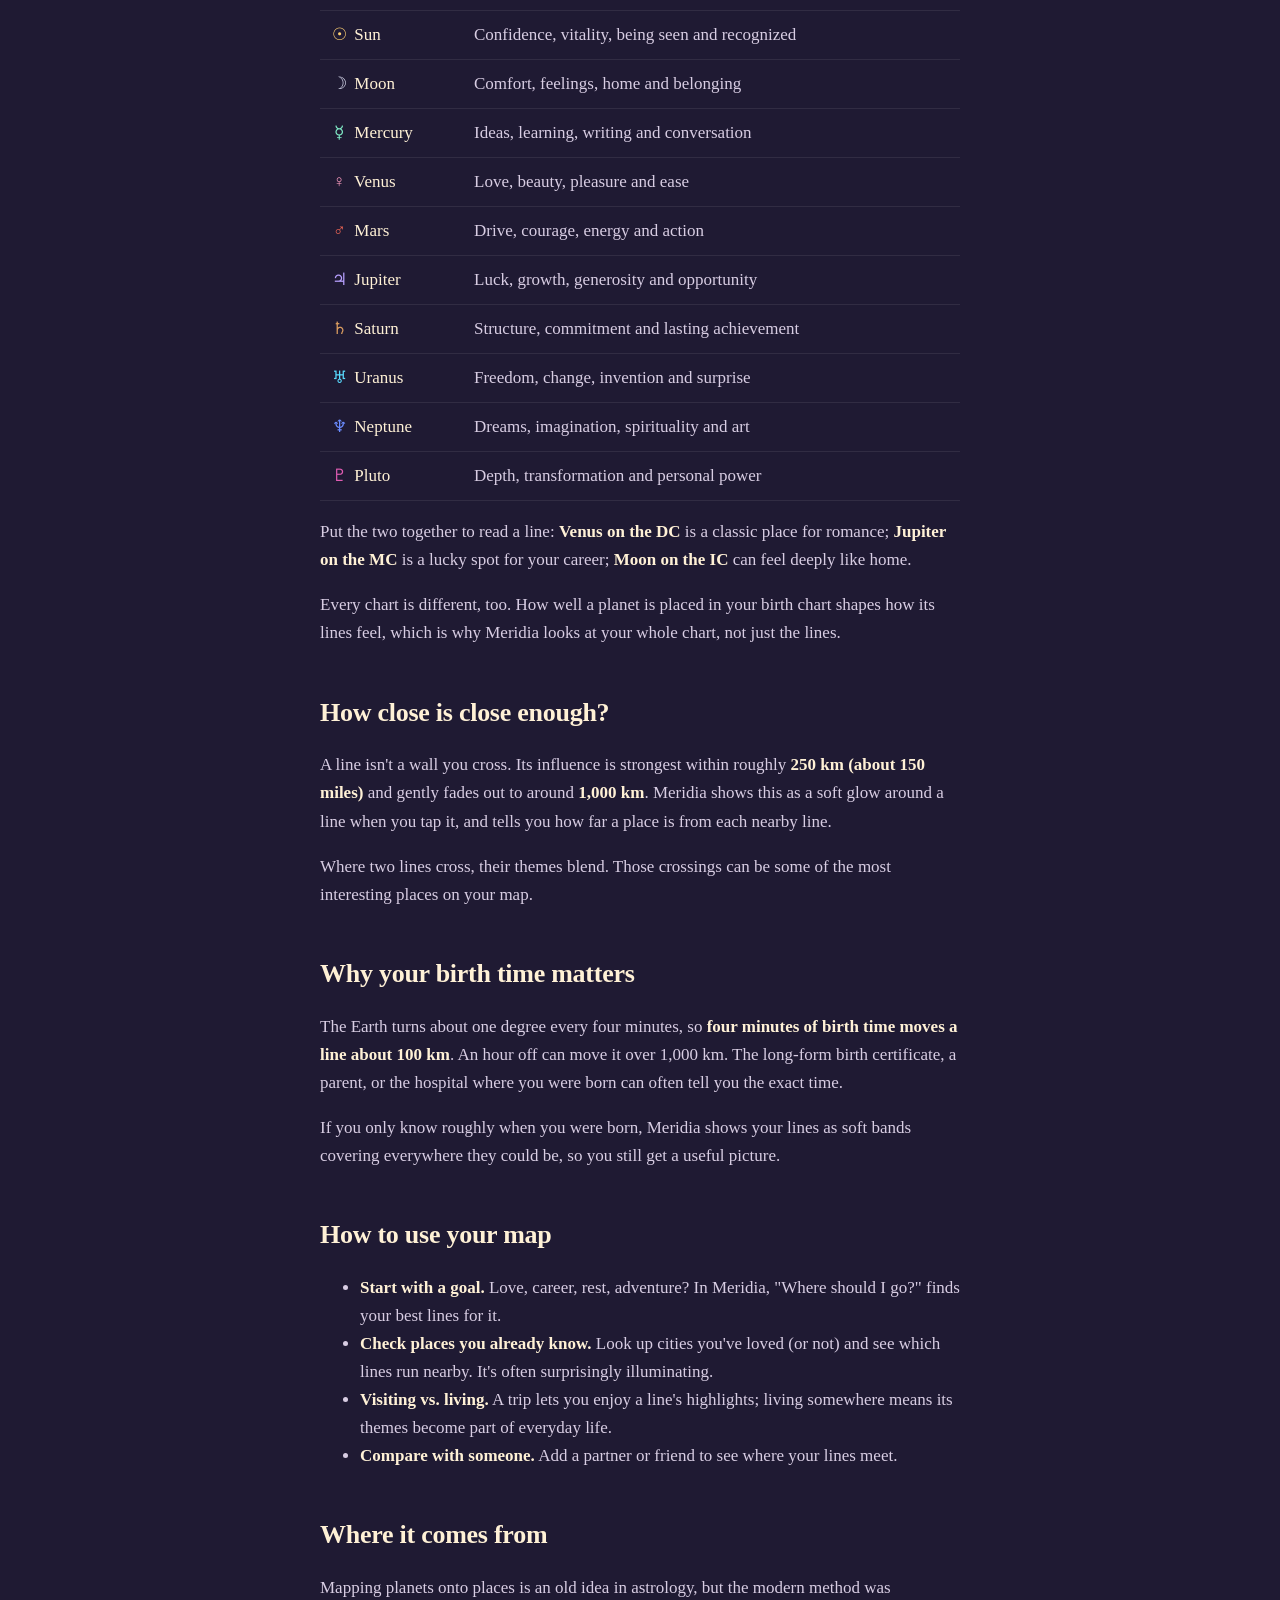
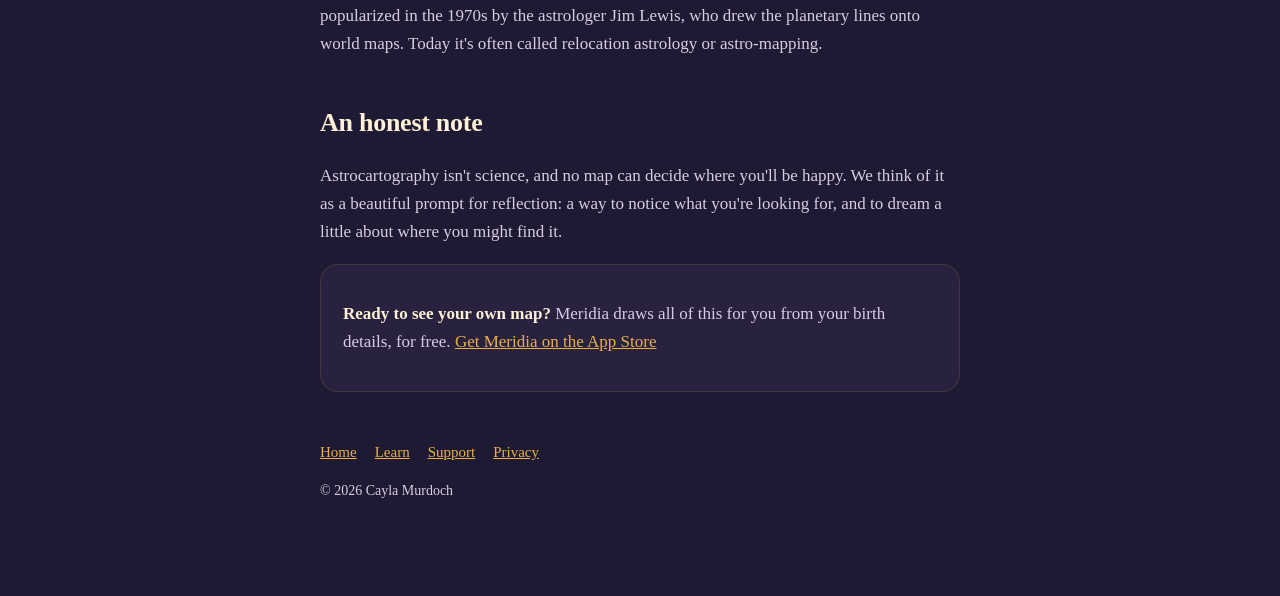
<file: learn.html>
<!doctype html>
<html lang="en">
<head>
<meta charset="utf-8">
<meta name="viewport" content="width=device-width, initial-scale=1">
<title>What is astrocartography? | Meridia</title>
<meta name="description" content="A friendly guide to astrocartography: what the lines mean, what each planet brings, why your birth time matters, and how to use your map.">
<meta name="apple-itunes-app" content="app-id=6824362339">
<link rel="icon" href="/icon.png">
<link rel="apple-touch-icon" href="/icon.png">
<meta property="og:site_name" content="Meridia">
<meta property="og:type" content="article">
<meta property="og:title" content="What is astrocartography?">
<meta property="og:description" content="A friendly guide to the map of your birth chart.">
<meta property="og:url" content="https://getmeridia.app/learn">
<meta property="og:image" content="https://getmeridia.app/share.png">
<meta property="og:image:width" content="1200">
<meta property="og:image:height" content="630">
<meta name="twitter:card" content="summary_large_image">
<meta name="twitter:image" content="https://getmeridia.app/share.png">
<link rel="stylesheet" href="/style.css">
<style>
  .toc { columns: 2; column-gap: 24px; padding-left: 20px; }
  .toc li { margin: 4px 0; }
  table { width: 100%; border-collapse: collapse; margin: 12px 0; }
  th, td { text-align: left; padding: 10px 8px; border-bottom: 1px solid rgba(255,255,255,0.08); vertical-align: top; color: var(--muted); }
  th { color: var(--text); font-weight: 600; }
  td:first-child { color: var(--text); white-space: nowrap; }
  .glyph { display: inline-block; width: 1.3em; text-align: center; }
  @media (max-width: 520px) { .toc { columns: 1; } }
</style>
</head>
<body>
<main>
<header><a href="/"><img src="/icon.png" alt=""></a><a href="/">Meridia<em>Astrocartography</em></a></header>
<h1>What is astrocartography?</h1>
<p class="small">A friendly guide, about a 5 minute read</p>

<div class="card"><p><strong>In one sentence:</strong> astrocartography takes the sky at the moment you were born and shows where on Earth each planet was rising, setting, overhead or underfoot, as lines on a map.</p></div>

<ol class="toc">
  <li><a href="#idea">The big idea</a></li>
  <li><a href="#angles">The four lines</a></li>
  <li><a href="#planets">What each planet brings</a></li>
  <li><a href="#distance">How close is close enough?</a></li>
  <li><a href="#time">Why your birth time matters</a></li>
  <li><a href="#use">How to use your map</a></li>
  <li><a href="#history">Where it comes from</a></li>
  <li><a href="#honest">An honest note</a></li>
</ol>

<h2 id="idea">The big idea</h2>
<p>Your birth chart is a snapshot of the sky from the place you were born. But at that same moment, the sky looked different from everywhere else on Earth. In Tokyo the Moon might have been rising; in Lisbon, Venus might have been right overhead.</p>
<p>Astrocartography asks: <strong>where on Earth was each planet in one of its most powerful positions?</strong> Those places form lines that sweep across the globe. Astrologers say that near a planet's line, its themes come forward in your life, a little like turning up one instrument in a song.</p>

<h2 id="angles">The four lines</h2>
<p>Every planet draws four lines, one for each of the chart's four "angles." They're the most personal points of a birth chart, which is why they matter so much.</p>
<table>
  <tr><th>Line</th><th>Where the planet was</th><th>What it touches</th></tr>
  <tr><td>MC · Midheaven</td><td>Right overhead, at its highest</td><td>Career, reputation, how the world sees you</td></tr>
  <tr><td>IC · Imum Coeli</td><td>Directly underfoot, on the far side of Earth</td><td>Home, family, roots, inner life</td></tr>
  <tr><td>AC · Ascendant</td><td>Just rising over the eastern horizon</td><td>Your energy, body and how you come across</td></tr>
  <tr><td>DC · Descendant</td><td>Just setting in the west</td><td>Love, partnerships and the people you meet</td></tr>
</table>
<p>On Meridia's globe, MC and IC lines are solid and run straight from pole to pole. AC and DC lines are dotted and curve, because rising and setting depend on latitude.</p>

<h2 id="planets">What each planet brings</h2>
<table>
  <tr><th>Planet</th><th>Themes near its lines</th></tr>
  <tr><td><span class="glyph" style="color:#ffd173">☉&#xFE0E;</span> Sun</td><td>Confidence, vitality, being seen and recognized</td></tr>
  <tr><td><span class="glyph" style="color:#e3e6fa">☽&#xFE0E;</span> Moon</td><td>Comfort, feelings, home and belonging</td></tr>
  <tr><td><span class="glyph" style="color:#80ebc7">☿&#xFE0E;</span> Mercury</td><td>Ideas, learning, writing and conversation</td></tr>
  <tr><td><span class="glyph" style="color:#ff9ec2">♀&#xFE0E;</span> Venus</td><td>Love, beauty, pleasure and ease</td></tr>
  <tr><td><span class="glyph" style="color:#ff6b57">♂&#xFE0E;</span> Mars</td><td>Drive, courage, energy and action</td></tr>
  <tr><td><span class="glyph" style="color:#b8a0ff">♃&#xFE0E;</span> Jupiter</td><td>Luck, growth, generosity and opportunity</td></tr>
  <tr><td><span class="glyph" style="color:#dc9e61">♄&#xFE0E;</span> Saturn</td><td>Structure, commitment and lasting achievement</td></tr>
  <tr><td><span class="glyph" style="color:#59dbff">♅&#xFE0E;</span> Uranus</td><td>Freedom, change, invention and surprise</td></tr>
  <tr><td><span class="glyph" style="color:#6b8cff">♆&#xFE0E;</span> Neptune</td><td>Dreams, imagination, spirituality and art</td></tr>
  <tr><td><span class="glyph" style="color:#e05cb3">♇&#xFE0E;</span> Pluto</td><td>Depth, transformation and personal power</td></tr>
</table>
<p>Put the two together to read a line: <strong>Venus on the DC</strong> is a classic place for romance; <strong>Jupiter on the MC</strong> is a lucky spot for your career; <strong>Moon on the IC</strong> can feel deeply like home.</p>
<p>Every chart is different, too. How well a planet is placed in your birth chart shapes how its lines feel, which is why Meridia looks at your whole chart, not just the lines.</p>

<h2 id="distance">How close is close enough?</h2>
<p>A line isn't a wall you cross. Its influence is strongest within roughly <strong>250 km (about 150 miles)</strong> and gently fades out to around <strong>1,000 km</strong>. Meridia shows this as a soft glow around a line when you tap it, and tells you how far a place is from each nearby line.</p>
<p>Where two lines cross, their themes blend. Those crossings can be some of the most interesting places on your map.</p>

<h2 id="time">Why your birth time matters</h2>
<p>The Earth turns about one degree every four minutes, so <strong>four minutes of birth time moves a line about 100 km</strong>. An hour off can move it over 1,000 km. The long-form birth certificate, a parent, or the hospital where you were born can often tell you the exact time.</p>
<p>If you only know roughly when you were born, Meridia shows your lines as soft bands covering everywhere they could be, so you still get a useful picture.</p>

<h2 id="use">How to use your map</h2>
<ul>
  <li><strong>Start with a goal.</strong> Love, career, rest, adventure? In Meridia, "Where should I go?" finds your best lines for it.</li>
  <li><strong>Check places you already know.</strong> Look up cities you've loved (or not) and see which lines run nearby. It's often surprisingly illuminating.</li>
  <li><strong>Visiting vs. living.</strong> A trip lets you enjoy a line's highlights; living somewhere means its themes become part of everyday life.</li>
  <li><strong>Compare with someone.</strong> Add a partner or friend to see where your lines meet.</li>
</ul>

<h2 id="history">Where it comes from</h2>
<p>Mapping planets onto places is an old idea in astrology, but the modern method was popularized in the 1970s by the astrologer Jim Lewis, who drew the planetary lines onto world maps. Today it's often called relocation astrology or astro-mapping.</p>

<h2 id="honest">An honest note</h2>
<p>Astrocartography isn't science, and no map can decide where you'll be happy. We think of it as a beautiful prompt for reflection: a way to notice what you're looking for, and to dream a little about where you might find it.</p>

<div class="card"><p><strong>Ready to see your own map?</strong> Meridia draws all of this for you from your birth details, for free. <a href="https://apps.apple.com/us/app/meridia-astro-map/id6824362339?pt=128672122&amp;ct=learn_page&amp;mt=8">Get Meridia on the App Store</a></p></div>

<nav><a href="/">Home</a><a href="/learn">Learn</a><a href="/support">Support</a><a href="/privacy">Privacy</a></nav>
<p class="small">© 2026 Cayla Murdoch</p>
</main>
</body>
</html>
</file>
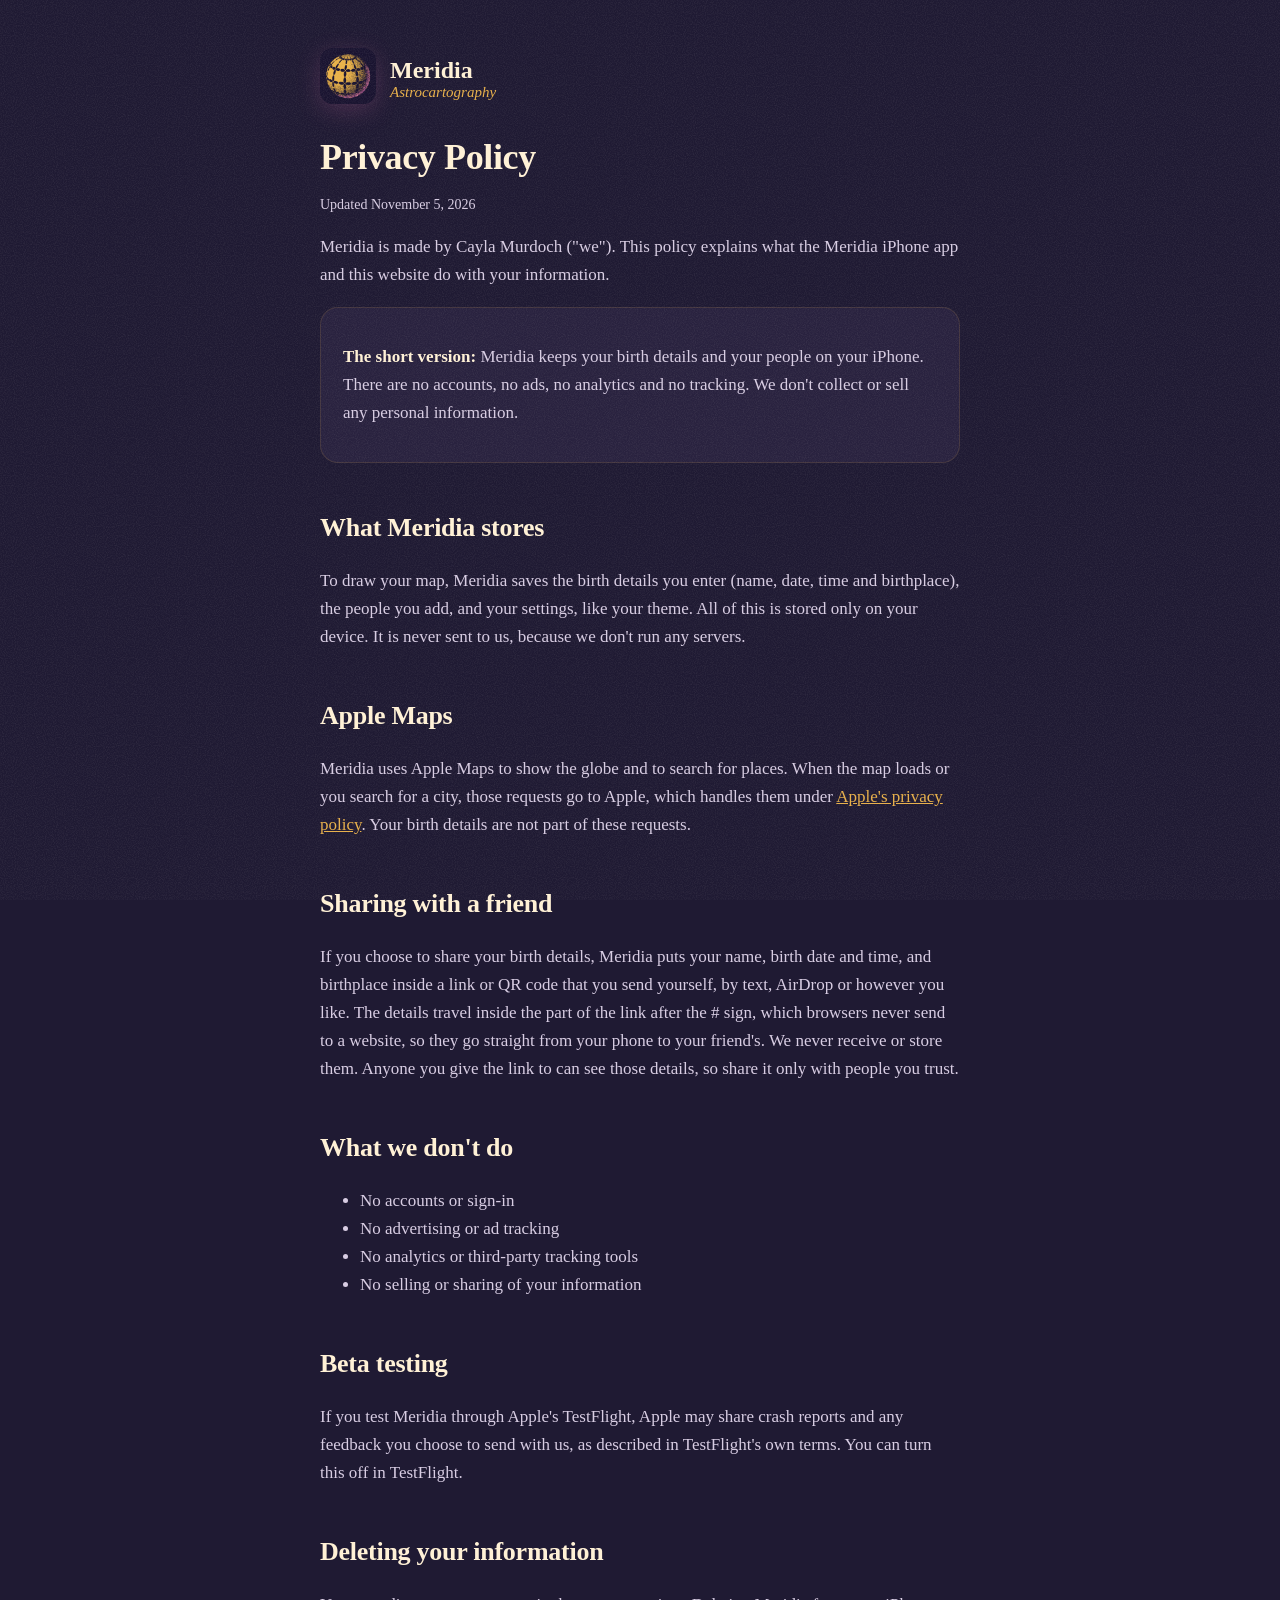
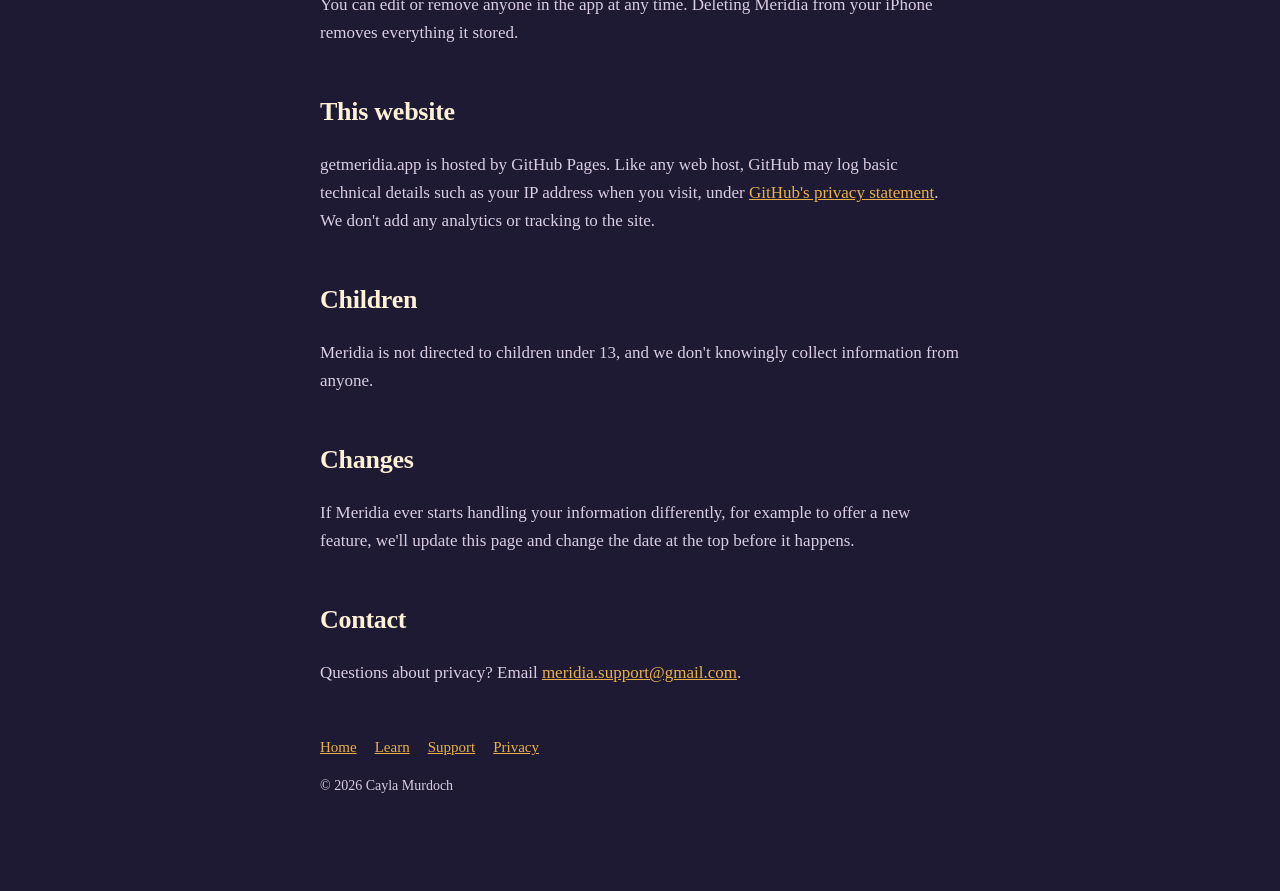
<file: privacy.html>
<!doctype html>
<html lang="en">
<head>
<meta charset="utf-8">
<meta name="viewport" content="width=device-width, initial-scale=1">
<title>Meridia Privacy Policy</title>
<link rel="icon" href="/icon.png">
<link rel="apple-touch-icon" href="/icon.png">
<meta property="og:site_name" content="Meridia">
<meta property="og:type" content="website">
<meta property="og:image" content="https://getmeridia.app/share.png">
<meta property="og:image:width" content="1200">
<meta property="og:image:height" content="630">
<meta name="twitter:card" content="summary_large_image">
<meta name="twitter:image" content="https://getmeridia.app/share.png">
<meta property="og:title" content="Meridia Privacy Policy">
<meta property="og:description" content="How Meridia handles your information: your birth details stay on your iPhone.">
<meta property="og:url" content="https://getmeridia.app/privacy">
<meta name="description" content="How Meridia handles your information: your birth details stay on your iPhone.">
<link rel="stylesheet" href="/style.css">
</head>
<body>
<main>
<header><a href="/"><img src="/icon.png" alt=""></a><a href="/">Meridia<em>Astrocartography</em></a></header>
<h1>Privacy Policy</h1>
<p class="small">Updated November 5, 2026</p>

<p>Meridia is made by Cayla Murdoch ("we"). This policy explains what the Meridia iPhone app and this website do with your information.</p>

<div class="card"><p><strong>The short version:</strong> Meridia keeps your birth details and your people on your iPhone. There are no accounts, no ads, no analytics and no tracking. We don't collect or sell any personal information.</p></div>

<h2>What Meridia stores</h2>
<p>To draw your map, Meridia saves the birth details you enter (name, date, time and birthplace), the people you add, and your settings, like your theme. All of this is stored only on your device. It is never sent to us, because we don't run any servers.</p>

<h2>Apple Maps</h2>
<p>Meridia uses Apple Maps to show the globe and to search for places. When the map loads or you search for a city, those requests go to Apple, which handles them under <a href="https://www.apple.com/legal/privacy/">Apple's privacy policy</a>. Your birth details are not part of these requests.</p>

<h2>Sharing with a friend</h2>
<p>If you choose to share your birth details, Meridia puts your name, birth date and time, and birthplace inside a link or QR code that you send yourself, by text, AirDrop or however you like. The details travel inside the part of the link after the # sign, which browsers never send to a website, so they go straight from your phone to your friend's. We never receive or store them. Anyone you give the link to can see those details, so share it only with people you trust.</p>

<h2>What we don't do</h2>
<ul>
<li>No accounts or sign-in</li>
<li>No advertising or ad tracking</li>
<li>No analytics or third-party tracking tools</li>
<li>No selling or sharing of your information</li>
</ul>

<h2>Beta testing</h2>
<p>If you test Meridia through Apple's TestFlight, Apple may share crash reports and any feedback you choose to send with us, as described in TestFlight's own terms. You can turn this off in TestFlight.</p>

<h2>Deleting your information</h2>
<p>You can edit or remove anyone in the app at any time. Deleting Meridia from your iPhone removes everything it stored.</p>

<h2>This website</h2>
<p>getmeridia.app is hosted by GitHub Pages. Like any web host, GitHub may log basic technical details such as your IP address when you visit, under <a href="https://docs.github.com/en/site-policy/privacy-policies/github-general-privacy-statement">GitHub's privacy statement</a>. We don't add any analytics or tracking to the site.</p>

<h2>Children</h2>
<p>Meridia is not directed to children under 13, and we don't knowingly collect information from anyone.</p>

<h2>Changes</h2>
<p>If Meridia ever starts handling your information differently, for example to offer a new feature, we'll update this page and change the date at the top before it happens.</p>

<h2>Contact</h2>
<p>Questions about privacy? Email <a href="mailto:meridia.support@gmail.com">meridia.support@gmail.com</a>.</p>

<nav><a href="/">Home</a><a href="/learn">Learn</a><a href="/support">Support</a><a href="/privacy">Privacy</a></nav>
<p class="small">© 2026 Cayla Murdoch</p>
</main>
</body>
</html>
</file>
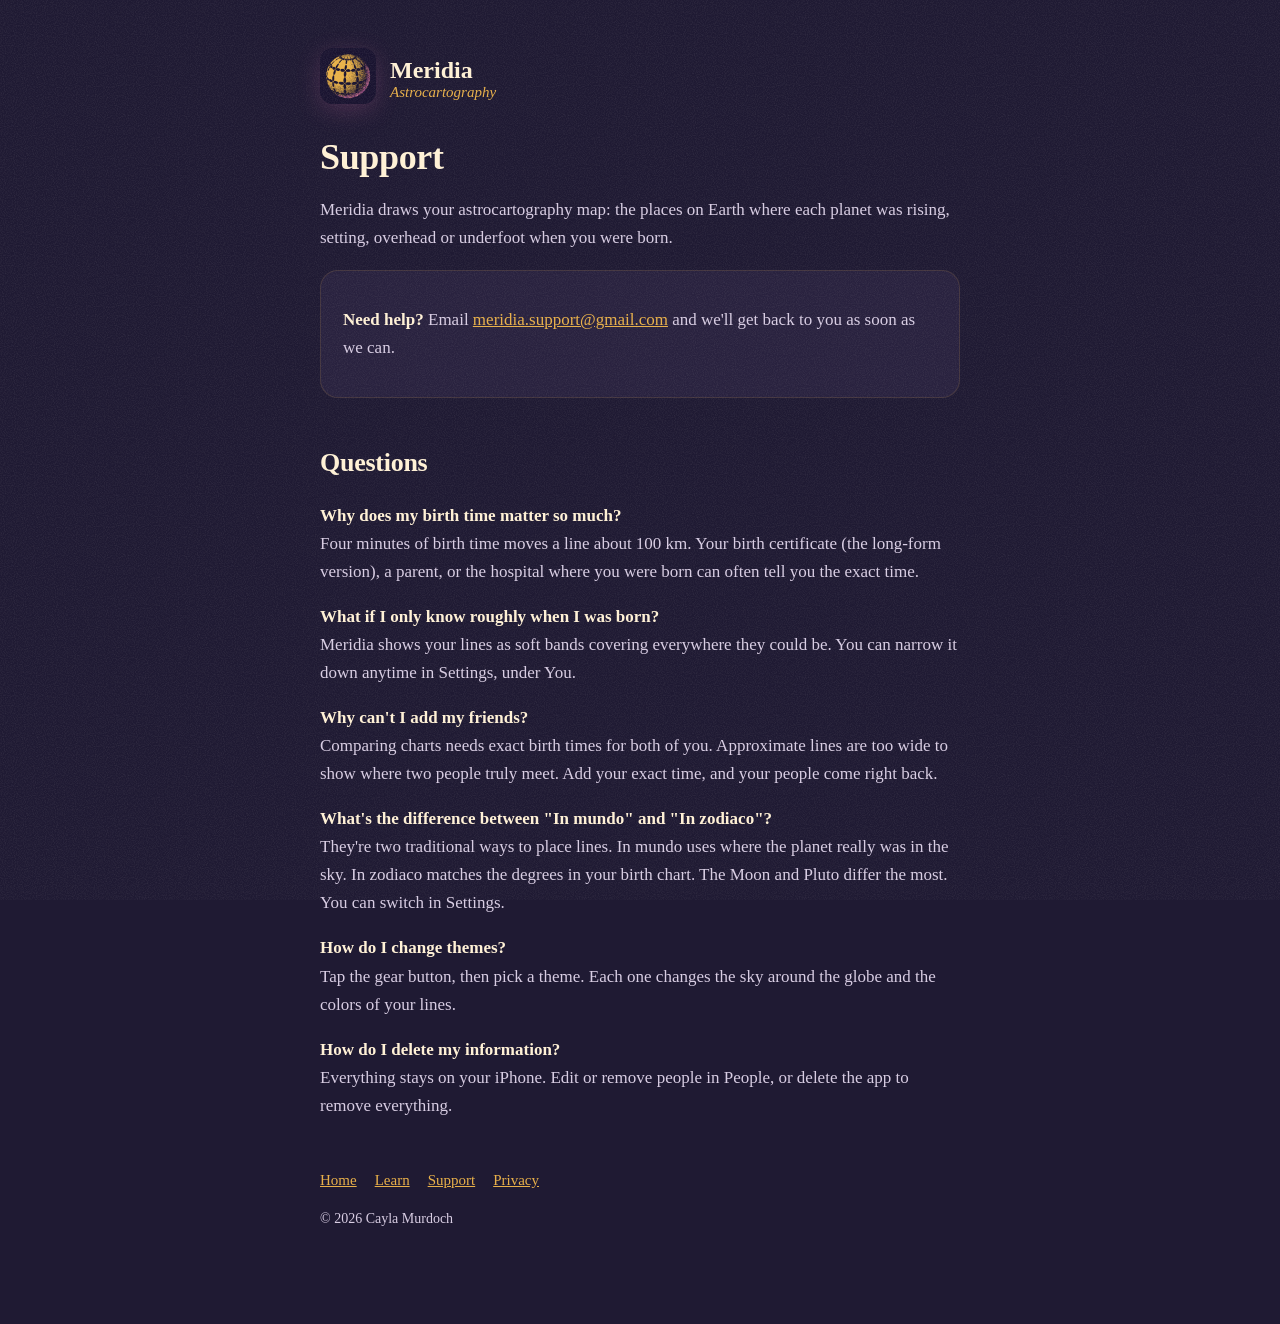
<file: support.html>
<!doctype html>
<html lang="en">
<head>
<meta charset="utf-8">
<meta name="viewport" content="width=device-width, initial-scale=1">
<title>Meridia Support</title>
<link rel="icon" href="/icon.png">
<link rel="apple-touch-icon" href="/icon.png">
<meta property="og:site_name" content="Meridia">
<meta property="og:type" content="website">
<meta property="og:image" content="https://getmeridia.app/share.png">
<meta property="og:image:width" content="1200">
<meta property="og:image:height" content="630">
<meta name="twitter:card" content="summary_large_image">
<meta name="twitter:image" content="https://getmeridia.app/share.png">
<meta property="og:title" content="Meridia Support">
<meta property="og:description" content="Help with Meridia: birth times, comparing charts, themes and more.">
<meta property="og:url" content="https://getmeridia.app/support">
<meta name="description" content="Help with Meridia: birth times, comparing charts, themes and more.">
<link rel="stylesheet" href="/style.css">
</head>
<body>
<main>
<header><a href="/"><img src="/icon.png" alt=""></a><a href="/">Meridia<em>Astrocartography</em></a></header>
<h1>Support</h1>
<p>Meridia draws your astrocartography map: the places on Earth where each planet was rising, setting, overhead or underfoot when you were born.</p>

<div class="card"><p><strong>Need help?</strong> Email <a href="mailto:meridia.support@gmail.com">meridia.support@gmail.com</a> and we'll get back to you as soon as we can.</p></div>

<h2>Questions</h2>

<p><strong>Why does my birth time matter so much?</strong><br>
Four minutes of birth time moves a line about 100 km. Your birth certificate (the long-form version), a parent, or the hospital where you were born can often tell you the exact time.</p>

<p><strong>What if I only know roughly when I was born?</strong><br>
Meridia shows your lines as soft bands covering everywhere they could be. You can narrow it down anytime in Settings, under You.</p>

<p><strong>Why can't I add my friends?</strong><br>
Comparing charts needs exact birth times for both of you. Approximate lines are too wide to show where two people truly meet. Add your exact time, and your people come right back.</p>

<p><strong>What's the difference between "In mundo" and "In zodiaco"?</strong><br>
They're two traditional ways to place lines. In mundo uses where the planet really was in the sky. In zodiaco matches the degrees in your birth chart. The Moon and Pluto differ the most. You can switch in Settings.</p>

<p><strong>How do I change themes?</strong><br>
Tap the gear button, then pick a theme. Each one changes the sky around the globe and the colors of your lines.</p>

<p><strong>How do I delete my information?</strong><br>
Everything stays on your iPhone. Edit or remove people in People, or delete the app to remove everything.</p>

<nav><a href="/">Home</a><a href="/learn">Learn</a><a href="/support">Support</a><a href="/privacy">Privacy</a></nav>
<p class="small">© 2026 Cayla Murdoch</p>
</main>
</body>
</html>
</file>
<file: style.css>
/* Night print: navy velvet, stippled gold, pink and lilac lines, cream New York serif.
   Matches the app icon and the App Store header art. */
:root {
  --bg: #1f1a33; --raised: #29223f; --text: #fff1d6; --muted: #d8cde3; --gold: #e8b04a;
  --pink: #ff7ec4; --lilac: #c9a7ff;
  --serif: ui-serif, "New York", "Iowan Old Style", Georgia, serif;
}
* { box-sizing: border-box; }
html, body { overflow-x: clip; }
body { margin: 0; background: var(--bg); color: var(--text); font: 17px/1.65 var(--serif); }
/* Print grain over everything, like the icon and header. */
body::before { content: ""; position: fixed; inset: 0; pointer-events: none; z-index: 10; opacity: 0.09;
  background-image: url("data:image/svg+xml;utf8,<svg xmlns='http://www.w3.org/2000/svg' width='220' height='220'><filter id='n'><feTurbulence type='fractalNoise' baseFrequency='0.9' numOctaves='2' stitchTiles='stitch'/><feColorMatrix values='0 0 0 0 1  0 0 0 0 0.95  0 0 0 0 0.85  0 0 0 1.6 -0.6'/></filter><rect width='100%' height='100%' filter='url(%23n)'/></svg>"); }
main { max-width: 680px; margin: 0 auto; padding: 48px 20px 80px; position: relative; }
header { display: flex; align-items: center; gap: 14px; margin-bottom: 28px; }
header img { width: 56px; height: 56px; border-radius: 13px; box-shadow: 0 6px 24px rgba(255,126,196,0.18); }
header a { color: var(--text); text-decoration: none; font-size: 24px; font-weight: 600; line-height: 1.1; }
header a em { display: block; color: var(--gold); font-size: 15px; font-weight: 500; }
h1, h2, h3 { font-family: var(--serif); color: var(--text); font-weight: 600; letter-spacing: -0.01em; }
h1 { font-size: 36px; line-height: 1.15; margin: 0 0 6px; }
h2 { font-size: 26px; margin: 44px 0 8px; }
h1 em, h2 em { color: var(--gold); font-weight: 500; }
p, li { color: var(--muted); }
strong { color: var(--text); }
a { color: var(--gold); }
.card { background: var(--raised); border: 1px solid rgba(232,176,74,0.14); border-radius: 18px; padding: 18px 22px; margin: 18px 0; }
.small { font-size: 14px; }
nav { margin-top: 48px; font-size: 15px; }
nav a { margin-right: 18px; }
</file>
